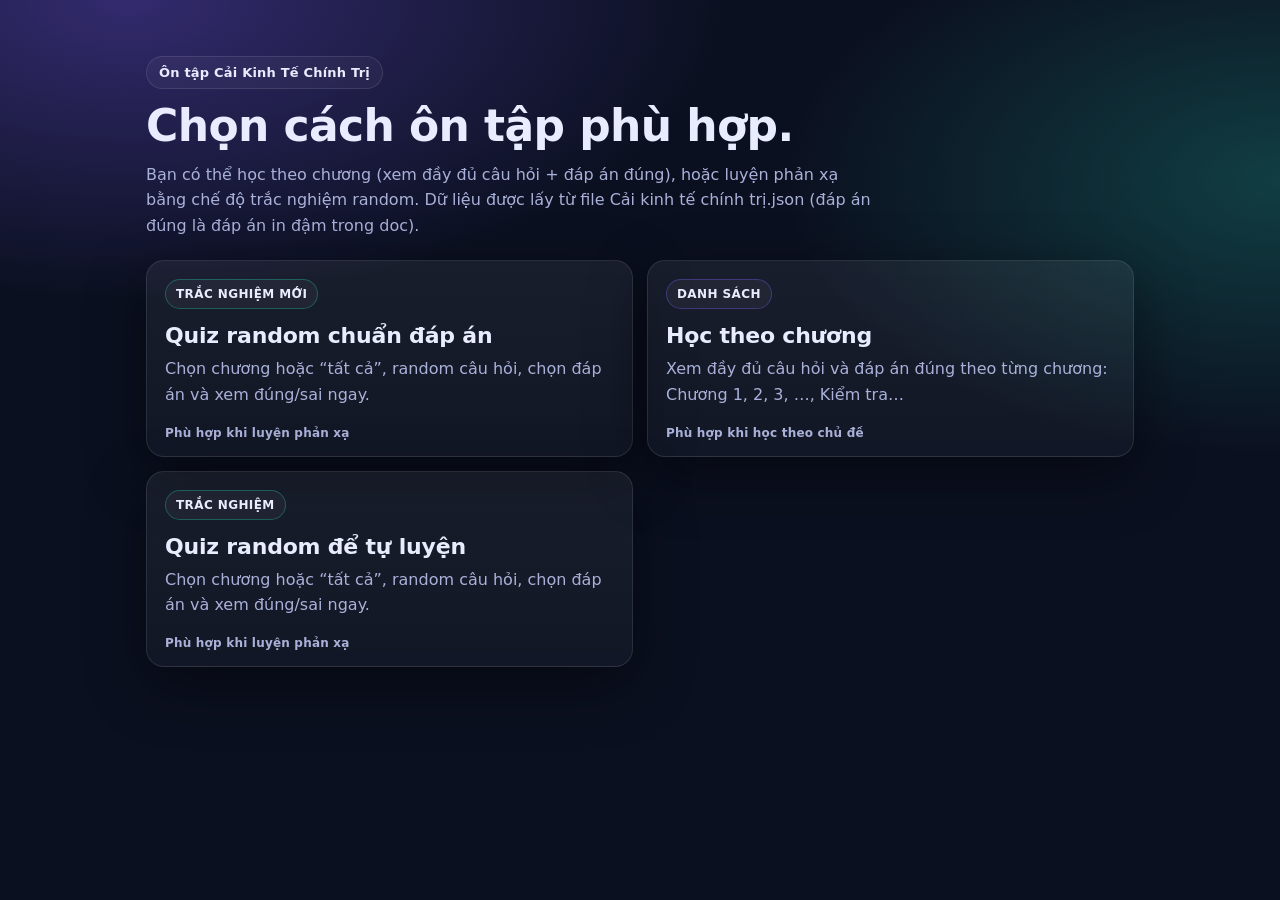
<file: index.html>
<!doctype html>
<html lang="vi">
  <head>
    <meta charset="utf-8" />
    <meta name="viewport" content="width=device-width,initial-scale=1" />
    <meta http-equiv="refresh" content="0; url=./ckktct_home.html" />
    <title>Ôn tập Cải Kinh Tế Chính Trị</title>
    <link rel="canonical" href="./ckktct_home.html" />
  </head>
  <body>
    <p>
      Nếu không tự chuyển hướng, mở
      <a href="./ckktct_home.html">ckktct_home.html</a>.
    </p>
  </body>
</html>
</file>
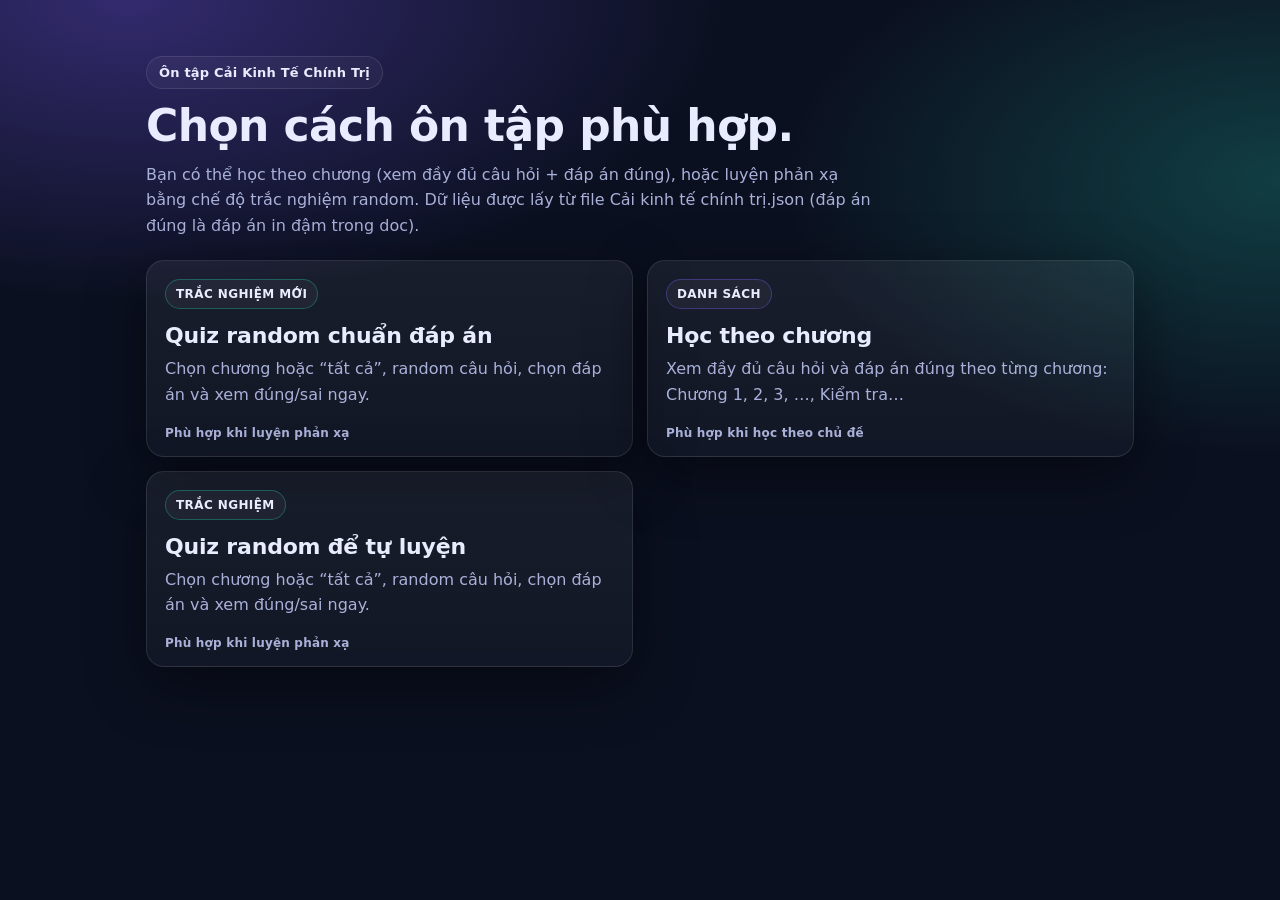
<file: ckktct_home.html>
<!doctype html>
<html lang="vi">
  <head>
    <meta charset="utf-8" />
    <meta name="viewport" content="width=device-width,initial-scale=1" />
    <title>Ôn tập Cải Kinh Tế Chính Trị</title>
    <link rel="stylesheet" href="./ckktct.css" />
  </head>
  <body>
    <main class="shell">
      <span class="badge">Ôn tập Cải Kinh Tế Chính Trị</span>
      <h1>Chọn cách ôn tập phù hợp.</h1>
      <p>
        Bạn có thể học theo chương (xem đầy đủ câu hỏi + đáp án đúng), hoặc luyện phản xạ bằng chế độ trắc nghiệm random.
        Dữ liệu được lấy từ file <span class="muted">Cải kinh tế chính trị.json</span> (đáp án đúng là đáp án in đậm trong doc).
      </p>

      <section class="grid">
        <a class="card" href="./newindex.html">
          <span class="card-kicker quiz">Trắc nghiệm mới </span>
          <h2>Quiz random chuẩn đáp án</h2>
          <p>Chọn chương hoặc “tất cả”, random câu hỏi, chọn đáp án và xem đúng/sai ngay.</p>
          <div class="meta">Phù hợp khi luyện phản xạ</div>
        </a>
        <a class="card" href="./ckktct_list.html">
          <span class="card-kicker list">Danh sách</span>
          <h2>Học theo chương</h2>
          <p>Xem đầy đủ câu hỏi và đáp án đúng theo từng chương: Chương 1, 2, 3, …, Kiểm tra…</p>
          <div class="meta">Phù hợp khi học theo chủ đề</div>
        </a>

        <a class="card" href="./ckktct_quiz.html">
          <span class="card-kicker quiz">Trắc nghiệm</span>
          <h2>Quiz random để tự luyện</h2>
          <p>Chọn chương hoặc “tất cả”, random câu hỏi, chọn đáp án và xem đúng/sai ngay.</p>
          <div class="meta">Phù hợp khi luyện phản xạ</div>
        </a>
      </section>
    </main>
  </body>
</html>
</file>
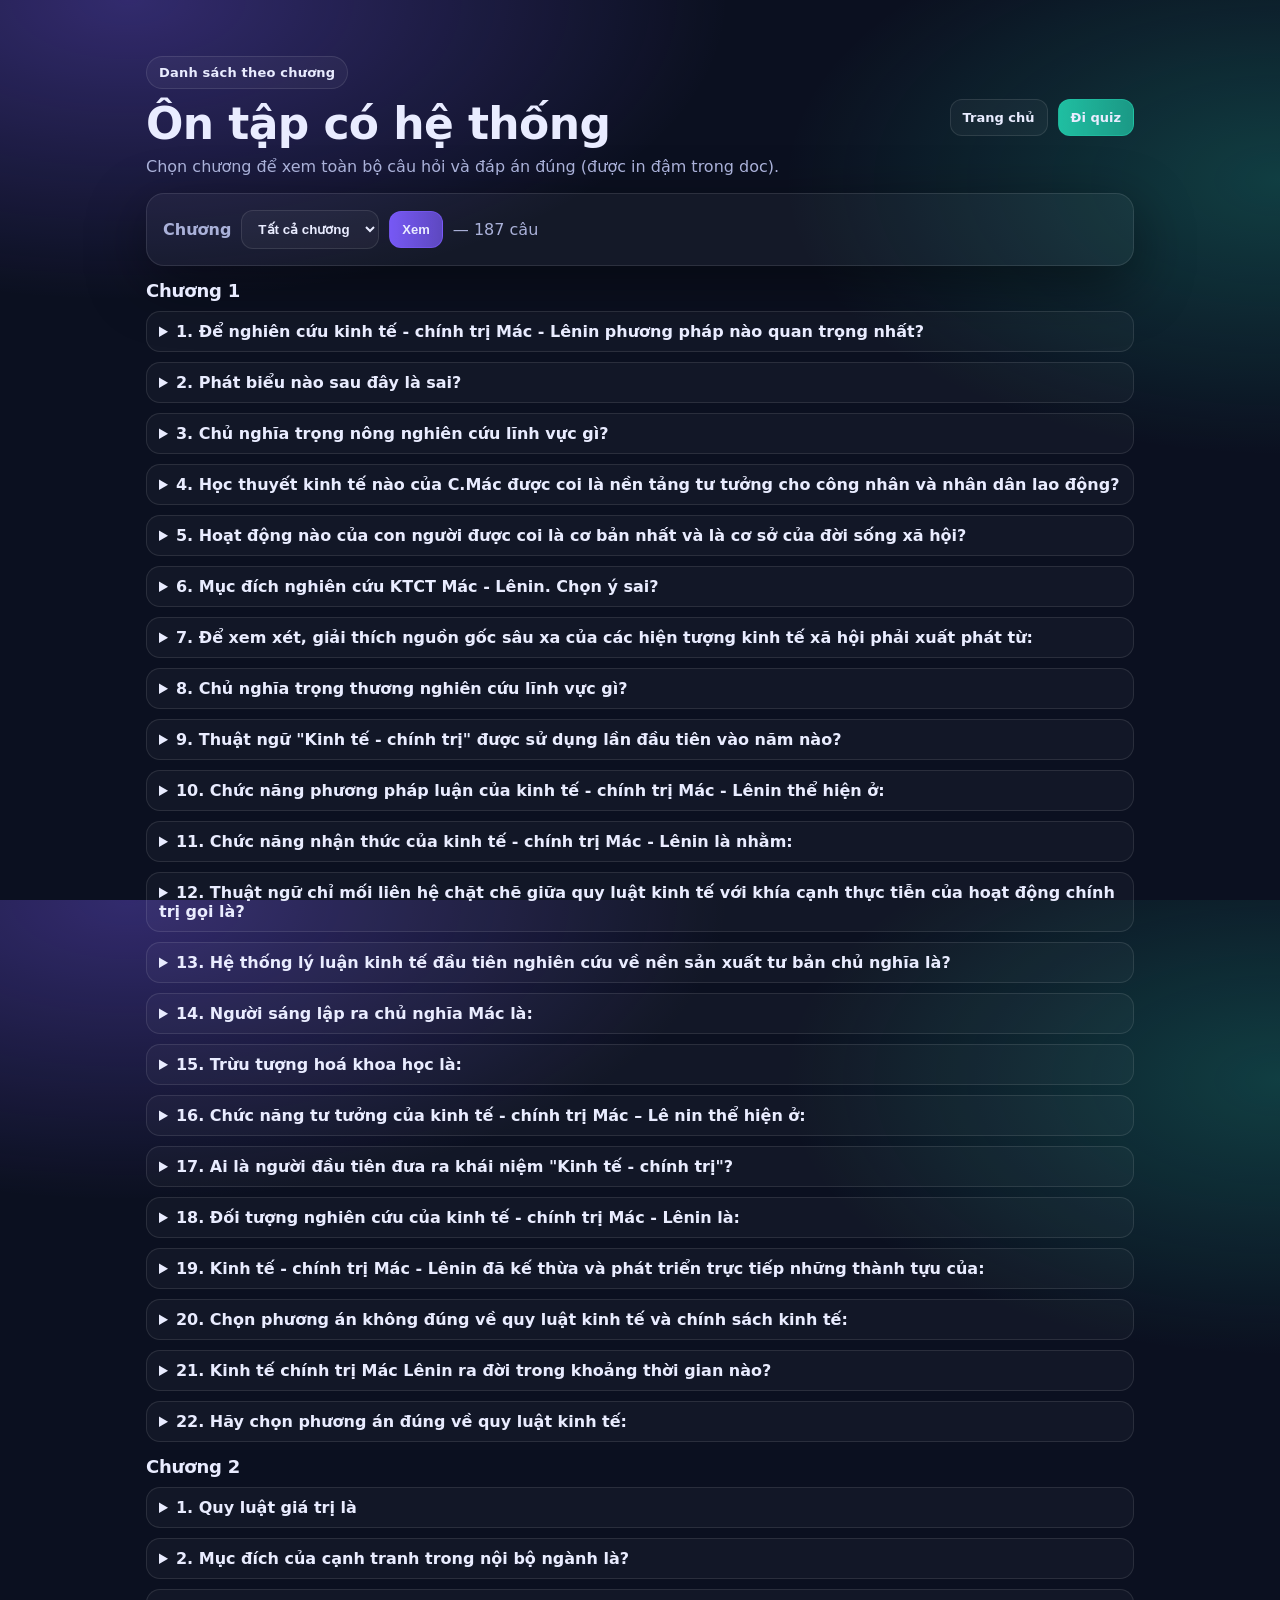
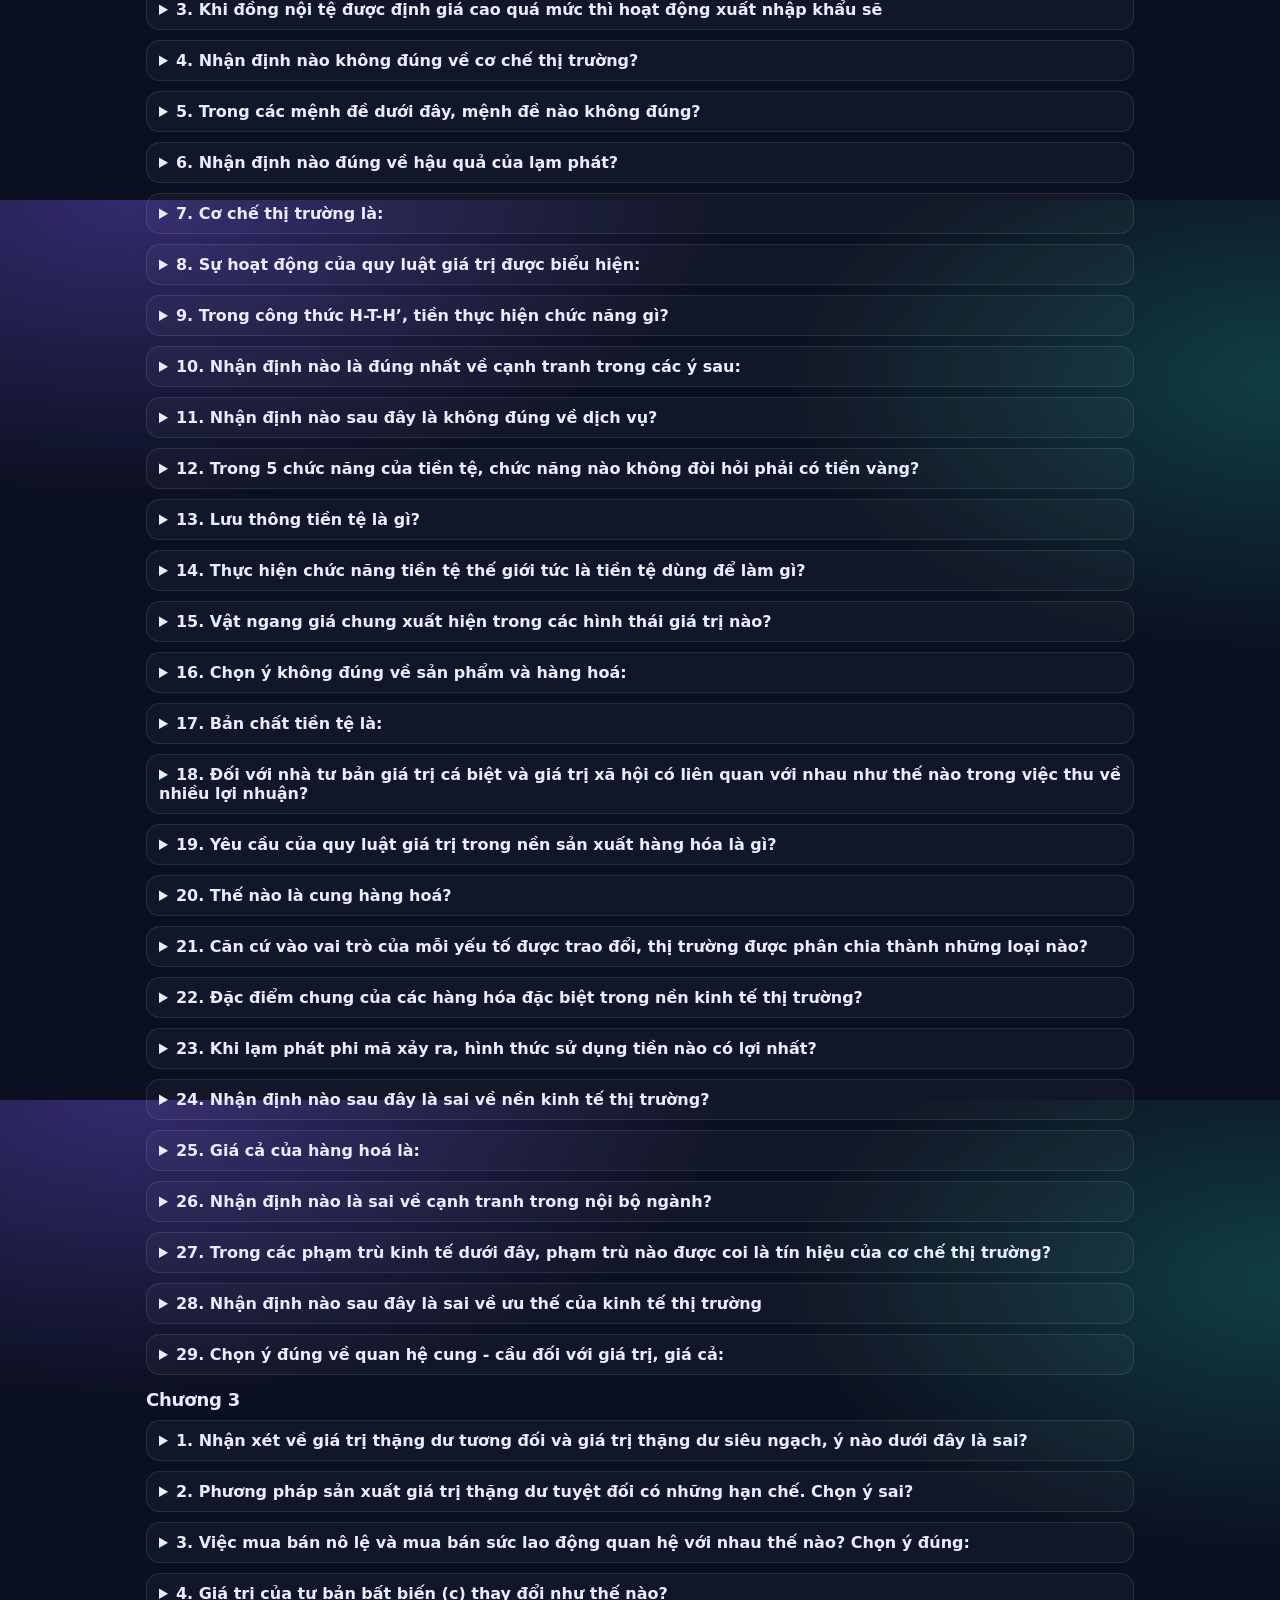
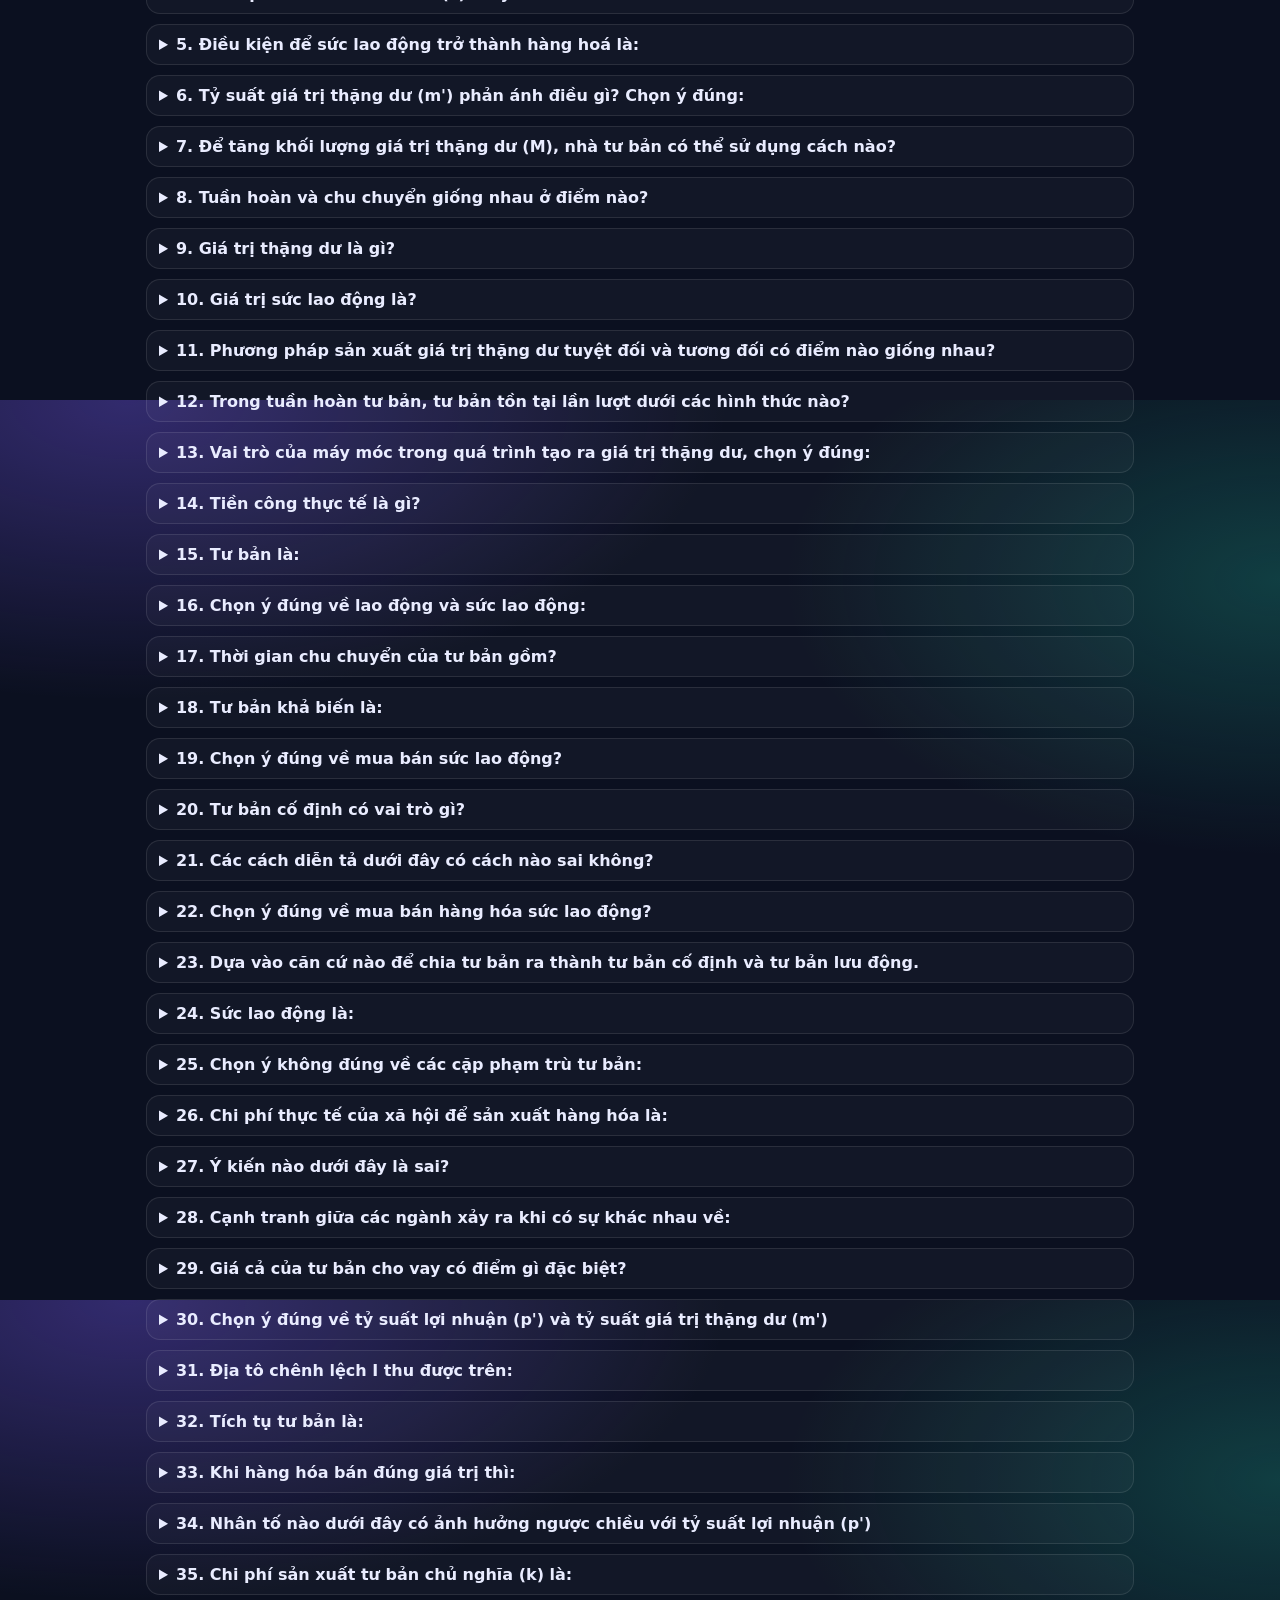
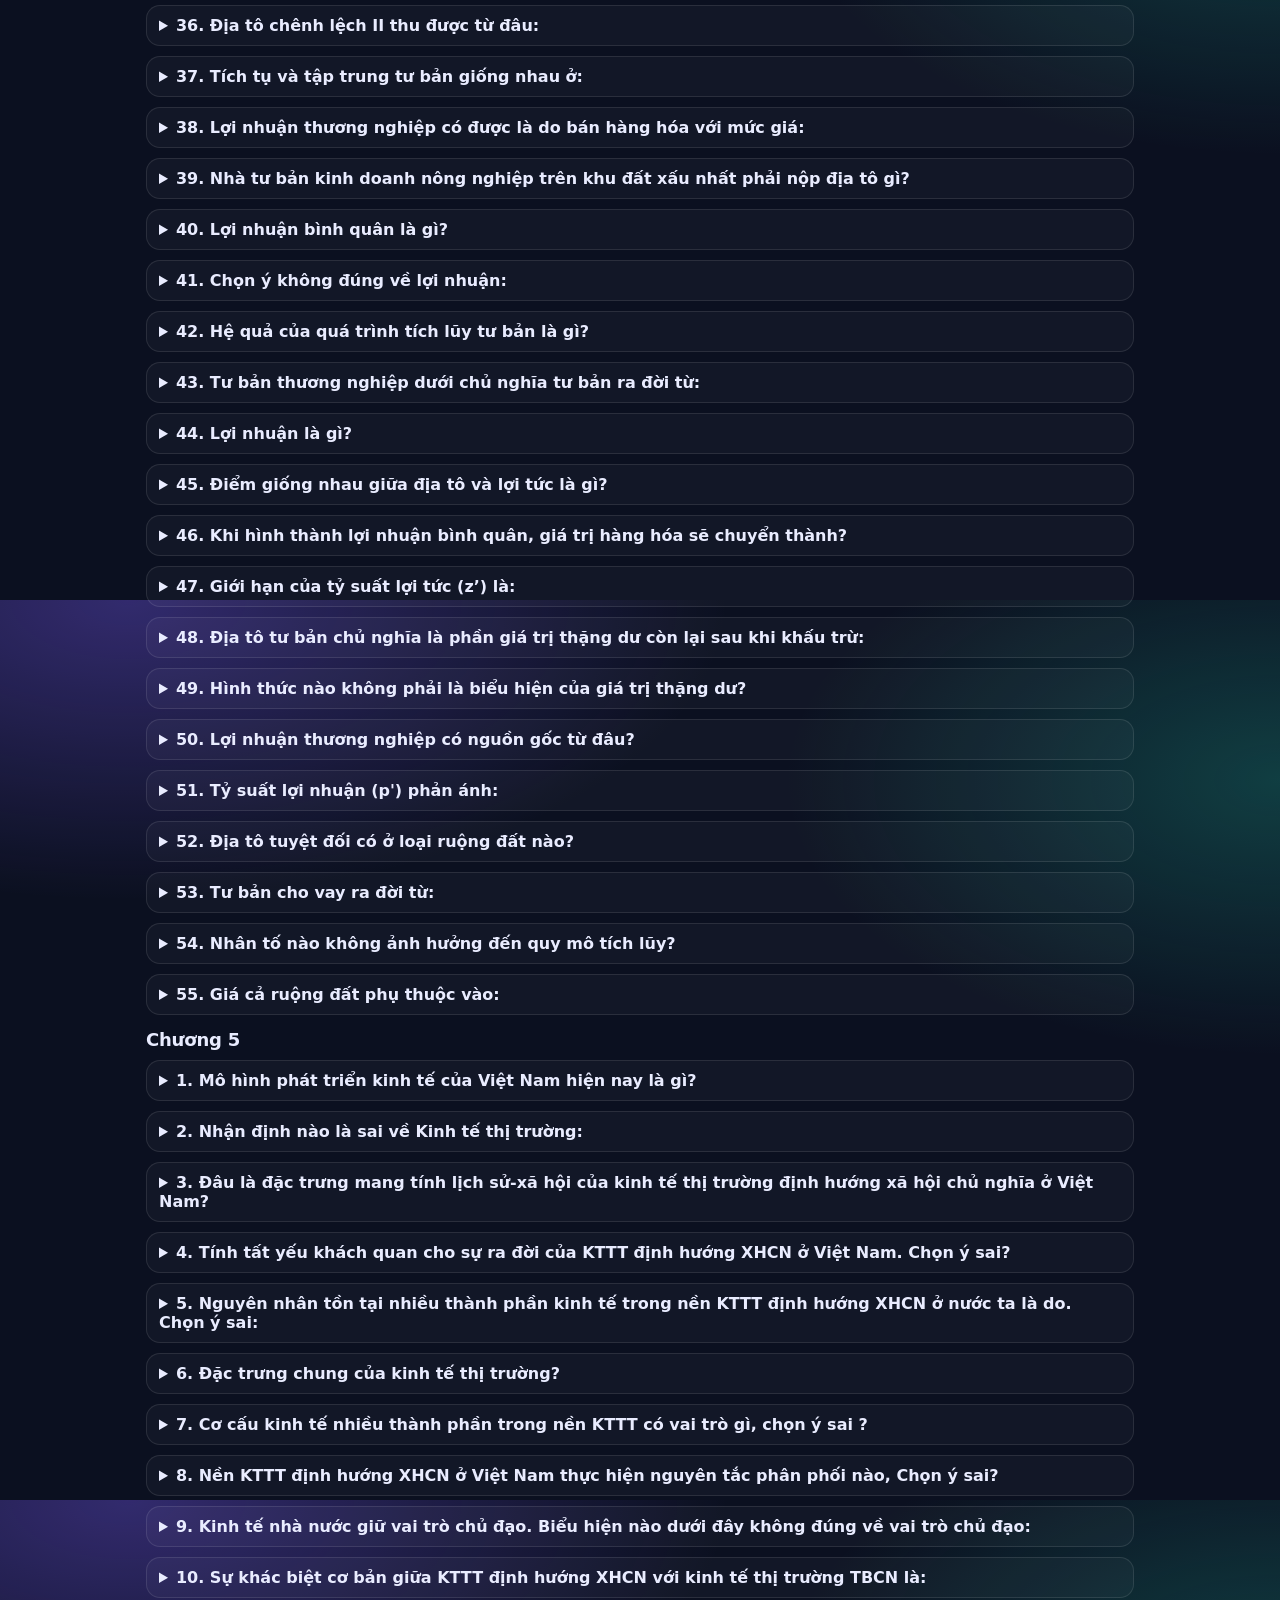
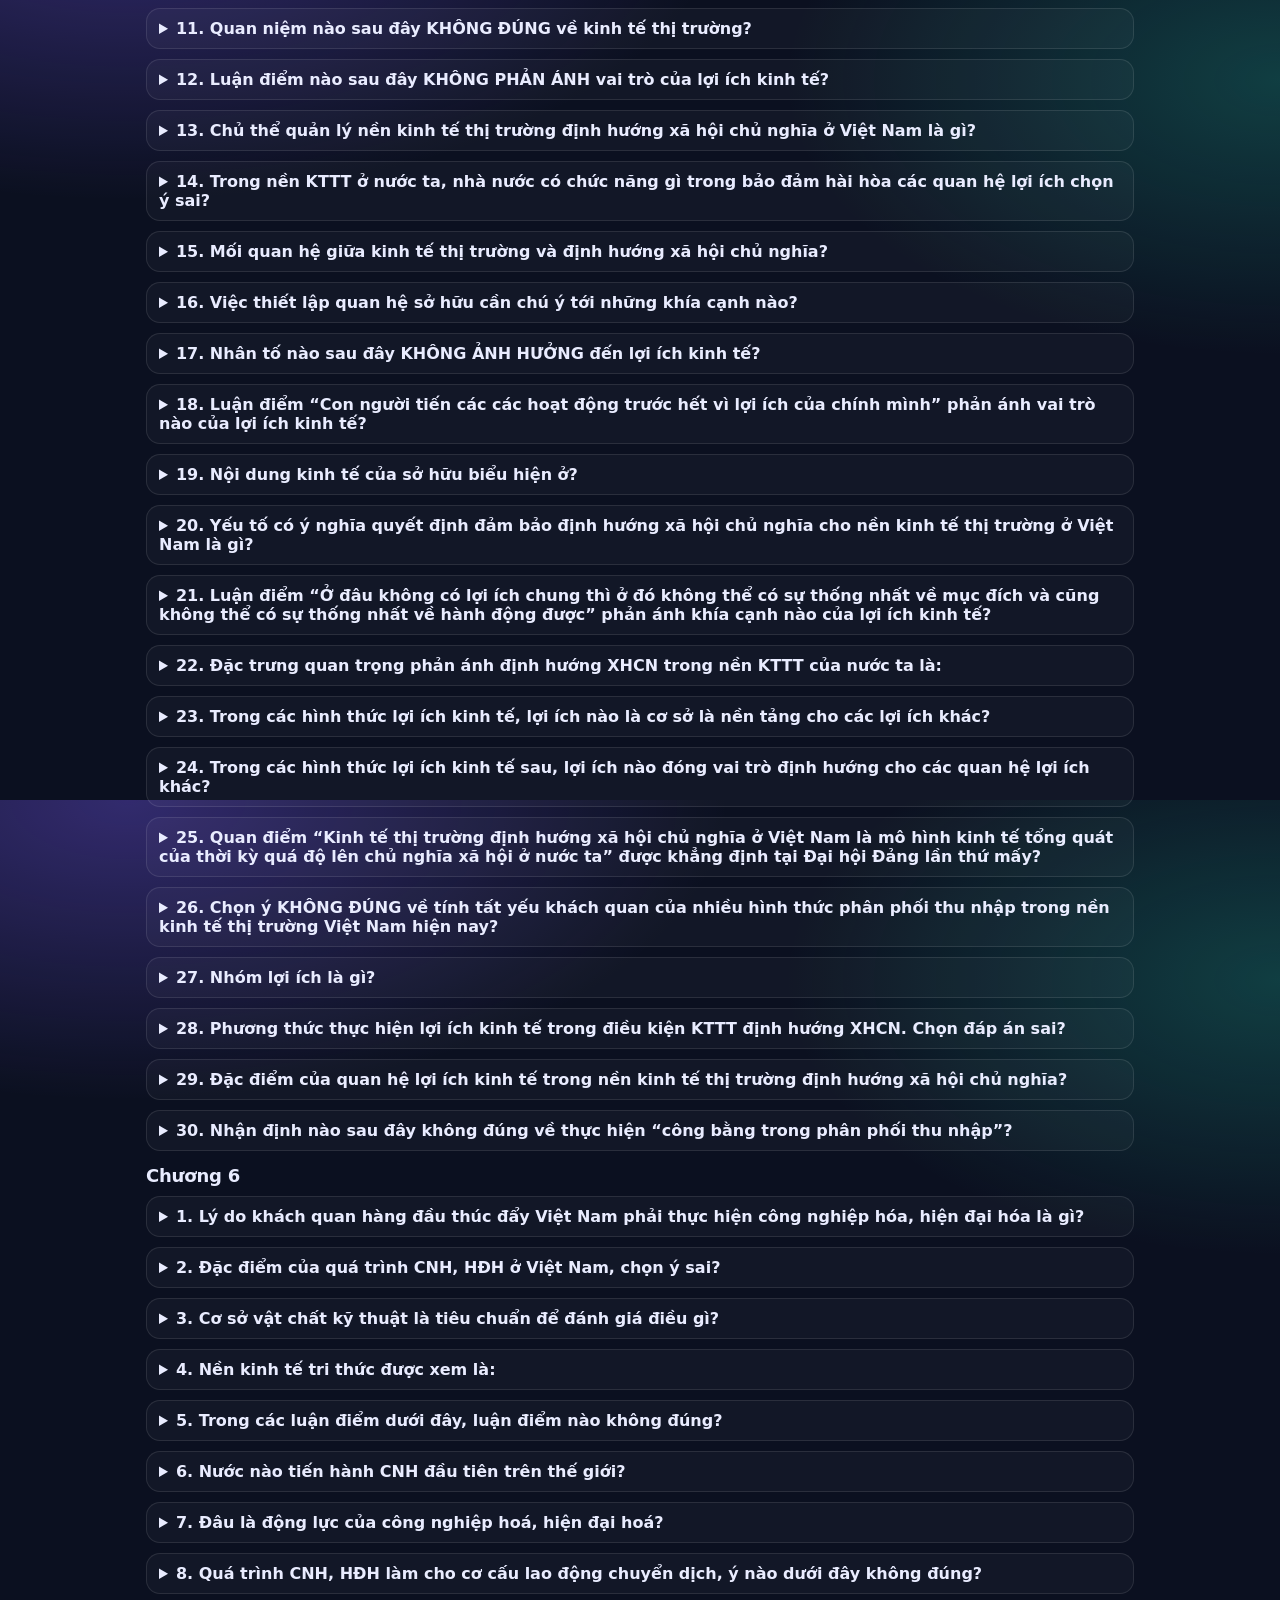
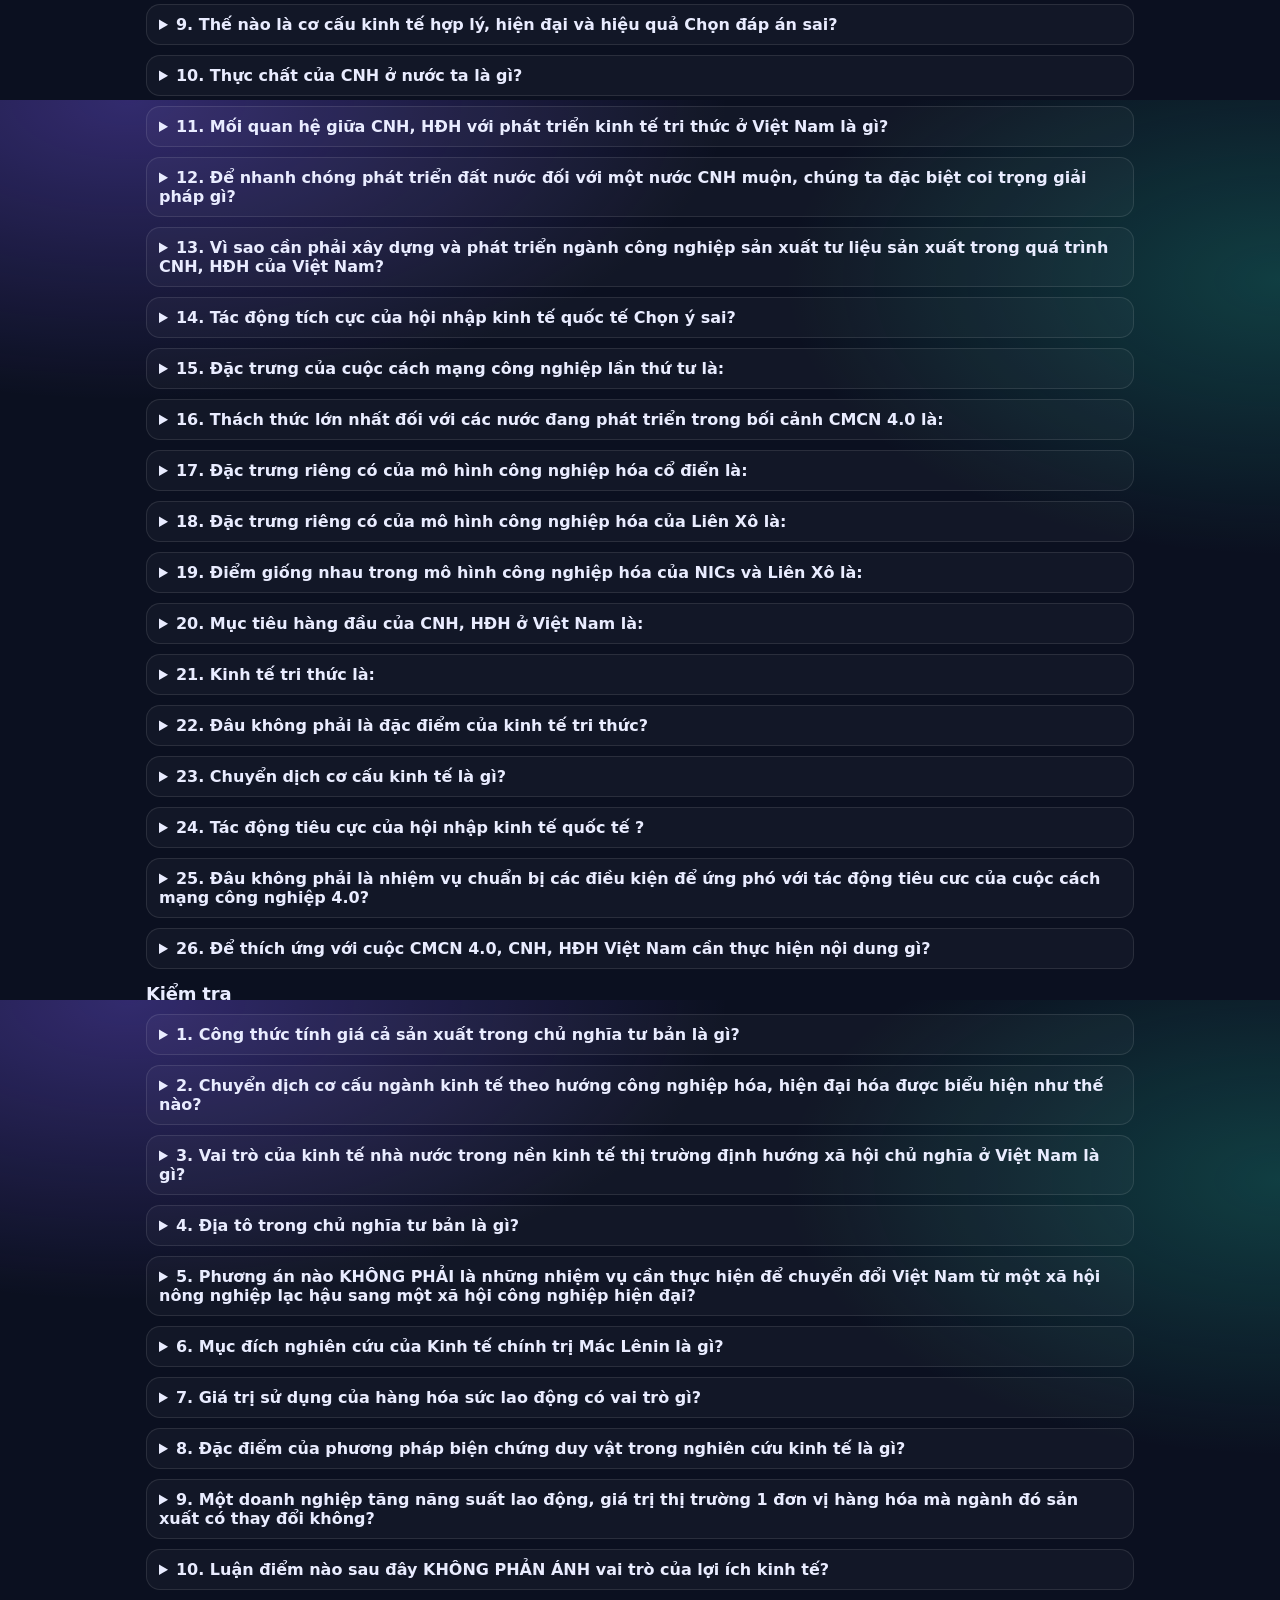
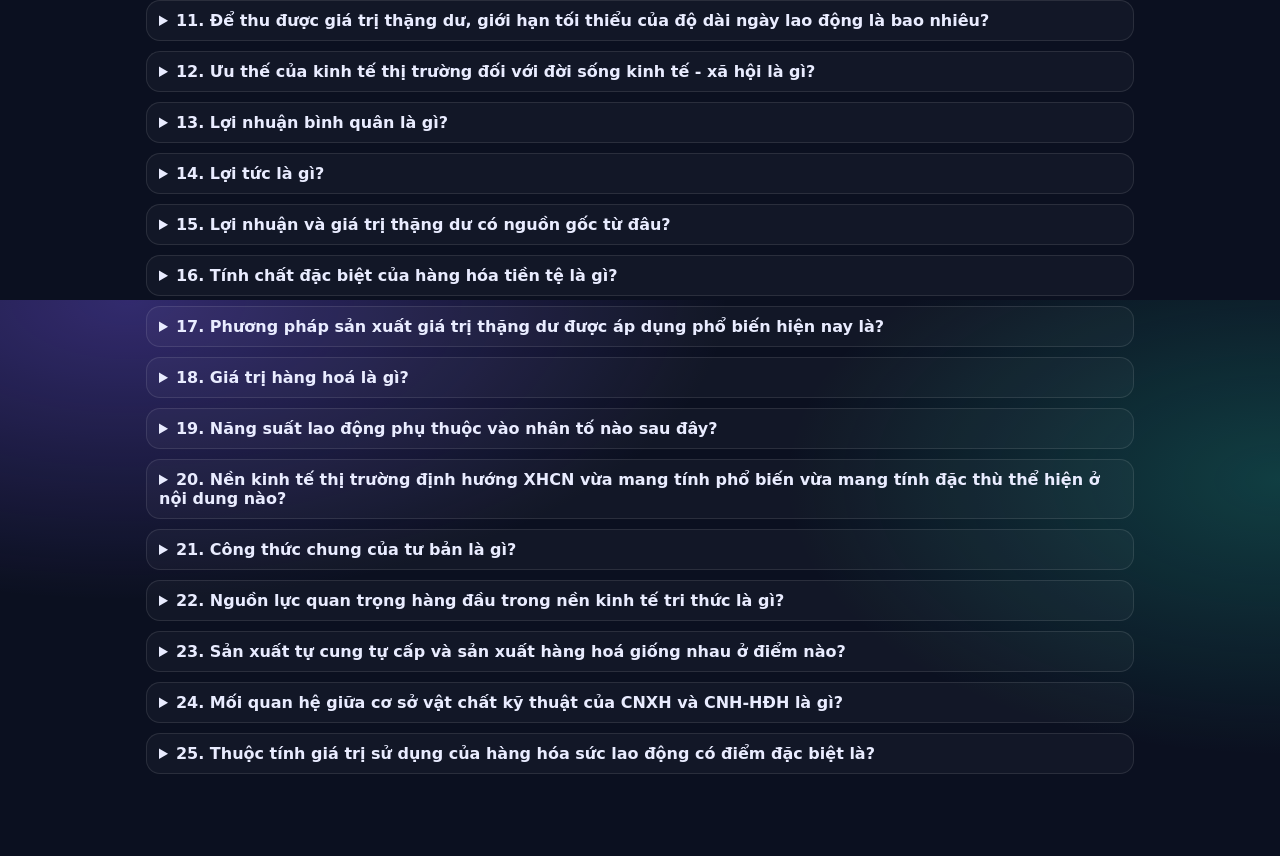
<file: ckktct_list.html>
<!doctype html>
<html lang="vi">
  <head>
    <meta charset="utf-8" />
    <meta name="viewport" content="width=device-width,initial-scale=1" />
    <title>Học theo chương | Cải Kinh Tế Chính Trị</title>
    <link rel="stylesheet" href="./ckktct.css" />
  </head>
  <body>
    <main class="shell">
      <div class="topbar">
        <div>
          <span class="badge">Danh sách theo chương</span>
          <h1 style="margin:12px 0 6px">Ôn tập có hệ thống</h1>
          <p style="margin:0">Chọn chương để xem toàn bộ câu hỏi và đáp án đúng (được in đậm trong doc).</p>
        </div>
        <div class="row">
          <a class="btn" href="./ckktct_home.html">Trang chủ</a>
          <a class="btn good" href="./ckktct_quiz.html">Đi quiz</a>
        </div>
      </div>

      <div class="panel">
        <div class="row">
          <label for="chapterSel" class="muted"><b>Chương</b></label>
          <select id="chapterSel"></select>
          <button class="btn primary" id="btnRender">Xem</button>
          <span class="muted" id="stats"></span>
        </div>
      </div>

      <div id="content"></div>
    </main>

    <script>
      const DATA_URL = "./Cải kinh tế chính trị.json";
      const chapterSel = document.getElementById("chapterSel");
      const btnRender = document.getElementById("btnRender");
      const content = document.getElementById("content");
      const stats = document.getElementById("stats");

      function escapeHtml(s) {
        return String(s)
          .replaceAll("&", "&amp;")
          .replaceAll("<", "&lt;")
          .replaceAll(">", "&gt;")
          .replaceAll('"', "&quot;")
          .replaceAll("'", "&#039;");
      }

      function uniqueChapters(items) {
        const map = new Map();
        for (const it of items) map.set(it.chapter, true);
        const chapters = Array.from(map.keys());
        const order = (c) => {
          const m = /chương\s*(\d+)/i.exec(c);
          if (m) return [0, Number(m[1])];
          if (/kiểm\s*tra/i.test(c)) return [1, 9999];
          return [2, 10000];
        };
        chapters.sort((a, b) => {
          const [ga, na] = order(a);
          const [gb, nb] = order(b);
          if (ga !== gb) return ga - gb;
          if (na !== nb) return na - nb;
          return a.localeCompare(b, "vi");
        });
        return chapters;
      }

      function getCorrectText(q) {
        const correct = (q.choices || []).filter((c) => c.isCorrect);
        if (correct.length === 0) return "<span class='muted'>(không xác định)</span>";
        if (correct.length === 1) return `<b>${escapeHtml(correct[0].label)}.</b> ${escapeHtml(correct[0].text)}`;
        return correct.map((c) => `<b>${escapeHtml(c.label)}.</b> ${escapeHtml(c.text)}`).join("<br/>");
      }

      function renderChapter(chapter, items) {
        const list = items.filter((x) => x.chapter === chapter);
        stats.innerHTML = `— ${list.length} câu`;
        content.innerHTML = `
          <div class="chapter-group">
            <h3>${escapeHtml(chapter)}</h3>
            ${list
              .map((q, idx) => {
                const num = idx + 1;
                return `
                  <details>
                    <summary>${num}. ${escapeHtml(q.question)}</summary>
                    <div class="hr"></div>
                    <div class="muted"><b>Đáp án đúng</b></div>
                    <div style="margin-top:6px">${getCorrectText(q)}</div>
                    <div class="hr"></div>
                    <div class="muted"><b>Tất cả đáp án</b></div>
                    <div style="margin-top:6px">
                      ${(q.choices || [])
                        .map((c) => {
                          const tag = c.isCorrect ? " <span class='muted'>(đúng)</span>" : "";
                          return `<div><b>${escapeHtml(c.label)}.</b> ${escapeHtml(c.text)}${tag}</div>`;
                        })
                        .join("")}
                    </div>
                  </details>
                `;
              })
              .join("")}
          </div>
        `;
      }

      async function init() {
        const res = await fetch(DATA_URL, { cache: "no-store" });
        if (!res.ok) throw new Error("Không load được JSON: " + res.status);
        const items = await res.json();

        const chapters = uniqueChapters(items);
        chapterSel.innerHTML =
          `<option value="__all__">Tất cả chương</option>` +
          chapters.map((c) => `<option value="${escapeHtml(c)}">${escapeHtml(c)}</option>`).join("");

        const saved = localStorage.getItem("ckktct.chapter") || "__all__";
        chapterSel.value = saved;

        function render() {
          localStorage.setItem("ckktct.chapter", chapterSel.value);
          content.innerHTML = "";
          stats.textContent = "";
          if (chapterSel.value === "__all__") {
            const allCount = items.length;
            stats.innerHTML = `— ${allCount} câu`;
            for (const c of chapters) {
              const block = document.createElement("div");
              block.innerHTML = `<div class="chapter-group"><h3>${escapeHtml(c)}</h3></div>`;
              content.appendChild(block);
              // Render each chapter as compact list with details
              const list = items.filter((x) => x.chapter === c);
              const holder = document.createElement("div");
              holder.innerHTML = list
                .map((q, idx) => {
                  const num = idx + 1;
                  return `
                    <details>
                      <summary>${num}. ${escapeHtml(q.question)}</summary>
                      <div class="hr"></div>
                      <div class="muted"><b>Đáp án đúng</b></div>
                      <div style="margin-top:6px">${getCorrectText(q)}</div>
                    </details>
                  `;
                })
                .join("");
              content.appendChild(holder);
            }
          } else {
            renderChapter(chapterSel.value, items);
          }
        }

        btnRender.addEventListener("click", render);
        chapterSel.addEventListener("change", render);
        render();
      }

      init().catch((e) => {
        content.innerHTML = `<div class="panel"><b>Lỗi:</b> ${escapeHtml(e.message)}<div class="hr"></div><div class="muted">Gợi ý: chạy server local: <code>py -m http.server 5500</code></div></div>`;
      });
    </script>
  </body>
</html>
</file>
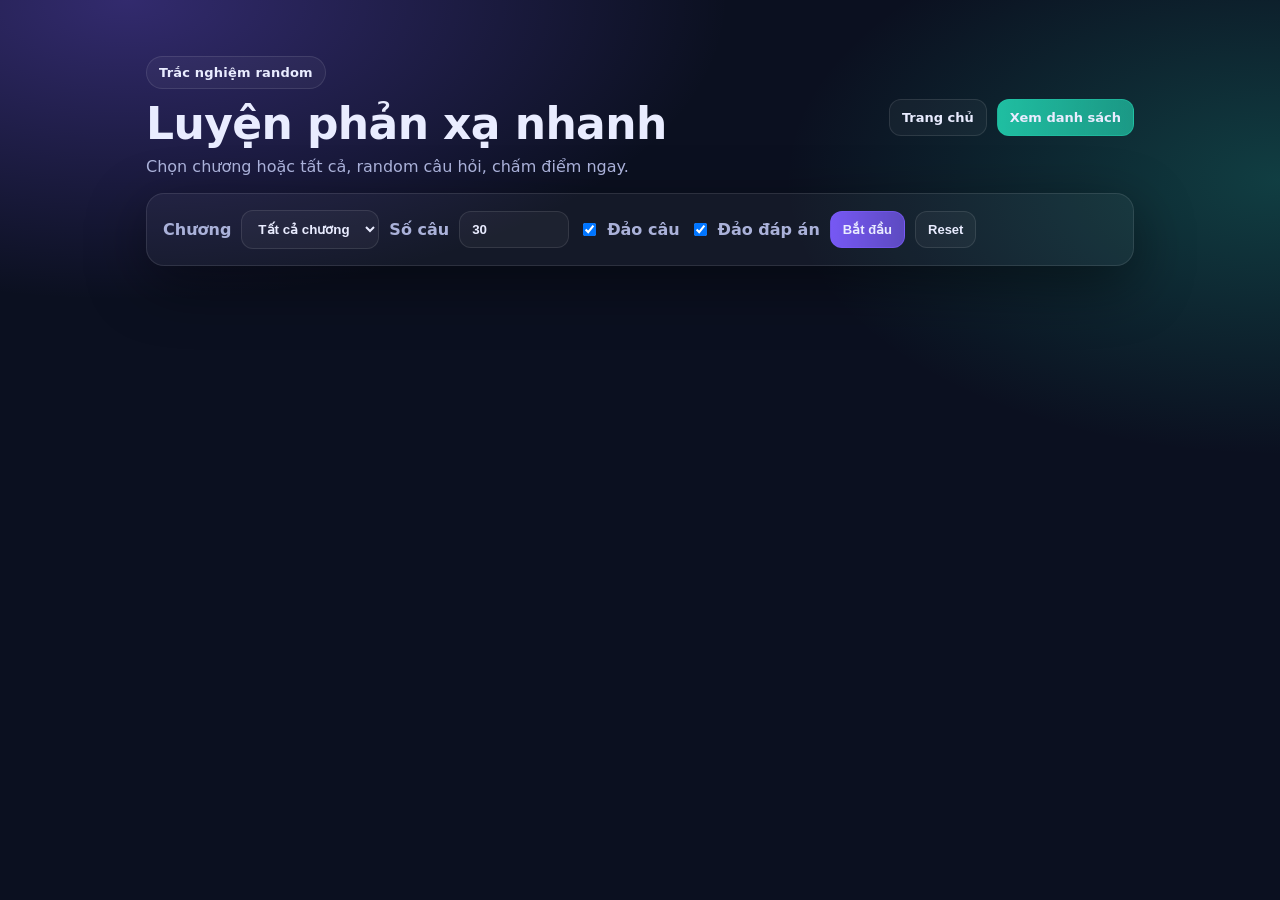
<file: ckktct_quiz.html>
<!doctype html>
<html lang="vi">
  <head>
    <meta charset="utf-8" />
    <meta name="viewport" content="width=device-width,initial-scale=1" />
    <title>Quiz random | Cải Kinh Tế Chính Trị</title>
    <link rel="stylesheet" href="./ckktct.css" />
  </head>
  <body>
    <main class="shell">
      <div class="topbar">
        <div>
          <span class="badge">Trắc nghiệm random</span>
          <h1 style="margin:12px 0 6px">Luyện phản xạ nhanh</h1>
          <p style="margin:0">Chọn chương hoặc tất cả, random câu hỏi, chấm điểm ngay.</p>
        </div>
        <div class="row">
          <a class="btn" href="./ckktct_home.html">Trang chủ</a>
          <a class="btn good" href="./ckktct_list.html">Xem danh sách</a>
        </div>
      </div>

      <div class="panel">
        <div class="row">
          <label for="chapterSel" class="muted"><b>Chương</b></label>
          <select id="chapterSel"></select>
          <label for="countSel" class="muted"><b>Số câu</b></label>
          <input id="countSel" type="number" min="1" value="10" style="width:110px" />
          <label class="muted" style="display:inline-flex;align-items:center;gap:8px">
            <input type="checkbox" id="chkShuffleQ" checked />
            <b>Đảo câu</b>
          </label>
          <label class="muted" style="display:inline-flex;align-items:center;gap:8px">
            <input type="checkbox" id="chkShuffleA" checked />
            <b>Đảo đáp án</b>
          </label>
          <button class="btn primary" id="btnStart">Bắt đầu</button>
          <button class="btn" id="btnReset">Reset</button>
          <span class="muted" id="stats"></span>
        </div>
      </div>

      <div id="quiz"></div>
    </main>

    <script>
      const DATA_URL = "./Cải kinh tế chính trị.json";
      const chapterSel = document.getElementById("chapterSel");
      const countSel = document.getElementById("countSel");
      const btnStart = document.getElementById("btnStart");
      const btnReset = document.getElementById("btnReset");
      const quiz = document.getElementById("quiz");
      const stats = document.getElementById("stats");
      const chkShuffleQ = document.getElementById("chkShuffleQ");
      const chkShuffleA = document.getElementById("chkShuffleA");

      function escapeHtml(s) {
        return String(s)
          .replaceAll("&", "&amp;")
          .replaceAll("<", "&lt;")
          .replaceAll(">", "&gt;")
          .replaceAll('"', "&quot;")
          .replaceAll("'", "&#039;");
      }

      function uniqueChapters(items) {
        const map = new Map();
        for (const it of items) map.set(it.chapter, true);
        const chapters = Array.from(map.keys());
        const order = (c) => {
          const m = /chương\s*(\d+)/i.exec(c);
          if (m) return [0, Number(m[1])];
          if (/kiểm\s*tra/i.test(c)) return [1, 9999];
          return [2, 10000];
        };
        chapters.sort((a, b) => {
          const [ga, na] = order(a);
          const [gb, nb] = order(b);
          if (ga !== gb) return ga - gb;
          if (na !== nb) return na - nb;
          return a.localeCompare(b, "vi");
        });
        return chapters;
      }

      function shuffle(arr) {
        const a = arr.slice();
        for (let i = a.length - 1; i > 0; i--) {
          const j = Math.floor(Math.random() * (i + 1));
          [a[i], a[j]] = [a[j], a[i]];
        }
        return a;
      }

      function relabelChoices(choices) {
        // Re-label as A, B, C, ... after shuffling for a consistent UX.
        const A = "A".charCodeAt(0);
        return choices.map((c, i) => ({
          ...c,
          label: String.fromCharCode(A + i),
        }));
      }

      function pickRandom(arr, n) {
        return shuffle(arr).slice(0, Math.max(0, Math.min(n, arr.length)));
      }

      function weightedPickForAllChapters(allItems, n) {

        const pools = {
          c1: allItems.filter((x) => x.chapter === "Chương 1"),
          c3: allItems.filter((x) => x.chapter === "Chương 3"),
          c5: allItems.filter((x) => x.chapter === "Chương 5"),
          c6: allItems.filter((x) => x.chapter === "Chương 6"),
        };

        const target56 = Math.round(n * 0.7);
        const target13 = n - target56;

        const target5 = Math.floor(target56 / 2);
        const target6 = target56 - target5;
        const target1 = Math.floor(target13 / 2);
        const target3 = target13 - target1;

        const take = (arr, k) => shuffle(arr).slice(0, Math.max(0, Math.min(k, arr.length)));
        let picked = []
          .concat(take(pools.c5, target5))
          .concat(take(pools.c6, target6))
          .concat(take(pools.c1, target1))
          .concat(take(pools.c3, target3));

        // Dedupe (just in case)
        const seen = new Set();
        picked = picked.filter((q) => (seen.has(q.uid) ? false : (seen.add(q.uid), true)));

        // If any pool is short, fill from remaining items (prefer 5/6 first, then 1/3, then all)
        const remaining = allItems.filter((q) => !seen.has(q.uid));
        if (picked.length < n) {
          const prefer = []
            .concat(remaining.filter((x) => x.chapter === "Chương 5" || x.chapter === "Chương 6"))
            .concat(remaining.filter((x) => x.chapter === "Chương 1" || x.chapter === "Chương 3"))
            .concat(remaining);
          const fill = take(prefer, n - picked.length);
          for (const q of fill) {
            if (!seen.has(q.uid)) {
              seen.add(q.uid);
              picked.push(q);
              if (picked.length >= n) break;
            }
          }
        }

        return picked.slice(0, n);
      }

      function getCorrectLabels(q) {
        return (q.choices || []).filter((c) => c.isCorrect).map((c) => c.label);
      }

      function getSessionQuestion(q, state) {
        // Apply per-session answer shuffling while keeping correctness.
        if (!state.shuffleAnswers) return q;
        if (!state.sessionChoices[q.uid]) {
          const shuffled = relabelChoices(shuffle((q.choices || []).slice()));
          state.sessionChoices[q.uid] = shuffled;
        }
        return { ...q, choices: state.sessionChoices[q.uid] };
      }

      function getResultFor(q, state) {
        const qq = getSessionQuestion(q, state);
        const correct = new Set(getCorrectLabels(qq));
        const selected = state.selected[q.uid];
        const graded = state.graded[q.uid] === true;
        if (!graded) return { status: "ungraded", selected };
        if (correct.size !== 1) return { status: "unscored", selected };
        return { status: correct.has(selected) ? "correct" : "wrong", selected };
      }

      function wrongStoreKey(chapter) {
        return `ckktct.wrongs.${chapter || "__all__"}`;
      }

      function loadWrongs(chapter) {
        try {
          const raw = localStorage.getItem(wrongStoreKey(chapter));
          const arr = raw ? JSON.parse(raw) : [];
          return Array.isArray(arr) ? arr : [];
        } catch {
          return [];
        }
      }

      function saveWrongs(chapter, uids) {
        const uniq = Array.from(new Set(uids));
        localStorage.setItem(wrongStoreKey(chapter), JSON.stringify(uniq));
      }

      function renderQuestionCard(q, idx, total, state) {
        const qq = getSessionQuestion(q, state);
        const choices = qq.choices || [];
        const correct = new Set(getCorrectLabels(qq));
        const selected = state.selected[q.uid];
        const revealed = state.revealed[q.uid] === true;
        const feedback = state.feedback[q.uid] || "";

        stats.innerHTML = `— Câu ${idx + 1}/${total} • Đúng: <b>${state.score}</b>`;

        quiz.innerHTML = `
          <div class="qcard">
            <div class="muted"><b>${escapeHtml(q.chapter)}</b></div>
            <div class="qtitle" style="margin-top:6px">${escapeHtml(q.question)}</div>
            <div class="choices">
              ${choices
                .map((c) => {
                  const checked = selected === c.label ? "checked" : "";
                  let cls = "choice";
                  if (revealed) {
                    if (c.isCorrect) cls += " correct";
                    else if (selected === c.label && !c.isCorrect) cls += " wrong";
                  }
                  return `
                    <label class="${cls}">
                      <input type="radio" name="ans" value="${escapeHtml(c.label)}" ${checked}/>
                      <div><b>${escapeHtml(c.label)}.</b> ${escapeHtml(c.text)}</div>
                    </label>
                  `;
                })
                .join("")}
            </div>
            <div class="hr"></div>
            <div class="row">
              <button class="btn good" id="btnCheck" ${selected == null ? "disabled" : ""}>Chấm</button>
              <button class="btn" id="btnNext">${idx + 1 === total ? "Kết thúc" : "Câu tiếp"}</button>
              <span class="muted" id="msg">${feedback}</span>
            </div>
          </div>
        `;

        quiz.querySelectorAll('input[name="ans"]').forEach((el) => {
          el.addEventListener("change", (ev) => {
            state.selected[q.uid] = ev.target.value;
            // Re-render to enable "Chấm" immediately
            renderQuestionCard(q, idx, total, state);
          });
        });

        document.getElementById("btnCheck").addEventListener("click", () => {
          state.revealed[q.uid] = true;
          const sel = state.selected[q.uid];
          const cset = new Set(getCorrectLabels(getSessionQuestion(q, state)));
          if (cset.size !== 1) {
            state.feedback[q.uid] = `<span class="muted">Câu này không có đúng 1 đáp án đúng (không chấm điểm).</span>`;
          } else if (cset.has(sel)) {
            if (!state.graded[q.uid]) {
              state.score += 1;
              state.graded[q.uid] = true;
            }
            state.feedback[q.uid] = `<span style="color:var(--accent2)"><b>Đúng</b></span>`;
          } else {
            if (!state.graded[q.uid]) state.graded[q.uid] = true;
            state.feedback[q.uid] = `<span style="color:var(--danger)"><b>Sai</b></span>`;
          }
          renderQuestionCard(q, idx, total, state);
        });

        document.getElementById("btnNext").addEventListener("click", () => {
          state.idx += 1;
          if (state.idx >= total) {
            renderDone(total, state);
          } else {
            renderQuestionCard(state.questions[state.idx], state.idx, total, state);
          }
        });
      }

      function renderDone(total, state) {
        const chapter = state.chapter || "__all__";

        function gradeAll() {
          // Recompute score from scratch to avoid double-counting
          state.score = 0;
          for (const q of state.questions) {
            const uid = q.uid;
            const sel = state.selected[uid];
            const cset = new Set(getCorrectLabels(getSessionQuestion(q, state)));

            // Mark revealed if user interacted (selected) so review can highlight.
            if (sel != null) state.revealed[uid] = true;

            if (sel == null) {
              // leave ungraded
              continue;
            }

            // Always mark graded when user selected (even if unscored).
            state.graded[uid] = true;

            if (cset.size !== 1) {
              state.feedback[uid] = `<span class="muted">Câu này không có đúng 1 đáp án đúng (không chấm điểm).</span>`;
              continue;
            }

            if (cset.has(sel)) {
              state.score += 1;
              state.feedback[uid] = `<span style="color:var(--accent2)"><b>Đúng</b></span>`;
            } else {
              state.feedback[uid] = `<span style="color:var(--danger)"><b>Sai</b></span>`;
            }
          }
        }

        const results = state.questions.map((q) => ({ q, r: getResultFor(q, state) }));
        const wrongs = results.filter((x) => x.r.status === "wrong").map((x) => x.q.uid);
        const corrects = results.filter((x) => x.r.status === "correct").length;
        const ungraded = results.filter((x) => x.r.status === "ungraded").length;
        const unscored = results.filter((x) => x.r.status === "unscored").length;

        // persist wrong questions to localStorage (append + dedupe)
        const prev = loadWrongs(chapter);
        saveWrongs(chapter, prev.concat(wrongs));

        function renderList(filter) {
          const filtered =
            filter === "all"
              ? results
              : results.filter((x) => (filter === "correct" ? x.r.status === "correct" : filter === "wrong" ? x.r.status === "wrong" : x.r.status === "ungraded" || x.r.status === "unscored"));

          return filtered
            .map(({ q, r }, i) => {
              const qq = getSessionQuestion(q, state);
              const correctLabels = getCorrectLabels(qq);
              const correctText =
                correctLabels.length === 0
                  ? "<span class='muted'>(không xác định)</span>"
                  : correctLabels.map((lb) => {
                      const c = (qq.choices || []).find((x) => x.label === lb);
                      return `<div><b>${escapeHtml(lb)}.</b> ${escapeHtml(c ? c.text : "")}</div>`;
                    }).join("");

              const selChoice = r.selected ? (qq.choices || []).find((x) => x.label === r.selected) : null;
              const sel = r.selected
                ? `<b>${escapeHtml(r.selected)}.</b> ${selChoice && selChoice.text ? escapeHtml(selChoice.text) : ""}`
                : "<span class='muted'>(chưa chọn)</span>";
              const tag =
                r.status === "correct"
                  ? `<span style="color:var(--accent2)"><b>Đúng</b></span>`
                  : r.status === "wrong"
                  ? `<span style="color:var(--danger)"><b>Sai</b></span>`
                  : `<span class="muted"><b>Chưa chấm</b></span>`;

              return `
                <details>
                  <summary>${i + 1}. ${escapeHtml(q.question)} — ${tag}</summary>
                  <div class="hr"></div>
                  <div class="muted"><b>Bạn chọn</b></div>
                  <div style="margin-top:6px">${sel}</div>
                  <div class="hr"></div>
                  <div class="muted"><b>Đáp án đúng</b></div>
                  <div style="margin-top:6px">${correctText}</div>
                </details>
              `;
            })
            .join("");
        }

        quiz.innerHTML = `
          <div class="panel">
            <div class="qtitle">Hoàn thành</div>
            <p style="margin-top:8px">
              Điểm: <b>${state.score}</b> / ${total}
              <span class="muted">(chỉ chấm câu có đúng 1 đáp án đúng)</span>
            </p>
            <div class="row muted" style="margin-top:8px">
              <span><b>Đúng:</b> ${corrects}</span>
              <span><b>Sai:</b> ${wrongs.length}</span>
              <span><b>Chưa chấm:</b> ${ungraded + unscored}</span>
            </div>
            <div class="row" style="margin-top:12px">
              <button class="btn primary" id="btnAgain">Làm bộ khác</button>
              <button class="btn good" id="btnGradeAll">Chấm tất cả</button>
              <button class="btn" id="btnRetryWrong" ${wrongs.length === 0 ? "disabled" : ""}>Làm lại câu sai</button>
              <a class="btn" href="./ckktct_list.html">Xem danh sách</a>
            </div>
            <div class="hr"></div>
            <div class="row">
              <label class="muted"><b>Lọc</b></label>
              <select id="filterSel">
                <option value="all">Tất cả</option>
                <option value="wrong">Sai</option>
                <option value="correct">Đúng</option>
                <option value="ungraded">Chưa chấm</option>
              </select>
              <span class="muted">• Câu sai được lưu lại để làm lại lần sau.</span>
            </div>
          </div>
          <div class="chapter-group" id="reviewList" style="margin-top:12px"></div>
        `;

        stats.innerHTML = `— Hoàn thành • Đúng: <b>${state.score}</b>`;

        const reviewList = document.getElementById("reviewList");
        const filterSel = document.getElementById("filterSel");
        const render = () => (reviewList.innerHTML = renderList(filterSel.value));
        filterSel.addEventListener("change", render);
        render();

        document.getElementById("btnAgain").addEventListener("click", () => startQuiz(state.allItems));
        document.getElementById("btnGradeAll").addEventListener("click", () => {
          gradeAll();
          renderDone(total, state);
        });
        const btnRetryWrong = document.getElementById("btnRetryWrong");
        if (btnRetryWrong) {
          btnRetryWrong.addEventListener("click", () => {
            const pool = state.allItems.filter((x) => wrongs.includes(x.uid));
            startQuizFromList(state.allItems, pool, { forceAll: true, title: "Làm lại câu sai" });
          });
        }
      }

      function startQuizFromList(allItems, pool, opts) {
        const picked = (opts && opts.shuffleQuestions === false) ? pool.slice() : shuffle(pool);
        const state = {
          allItems,
          questions: picked,
          idx: 0,
          score: 0,
          selected: {},
          revealed: {},
          graded: {},
          feedback: {},
          sessionChoices: {},
          shuffleAnswers: (opts && opts.shuffleAnswers) !== false,
          chapter: "__custom__",
          title: (opts && opts.title) || "",
        };
        if (picked.length === 0) {
          quiz.innerHTML = `<div class="panel"><b>Không có câu hỏi</b>.</div>`;
          stats.textContent = "";
          return;
        }
        renderQuestionCard(picked[0], 0, picked.length, state);
      }

      function startQuiz(allItems) {
        const chapter = chapterSel.value;
        const pool = chapter === "__all__" ? allItems : allItems.filter((x) => x.chapter === chapter);
        const n = Math.max(1, Math.min(pool.length, Number(countSel.value || pool.length || 10)));

        const shuffleQuestions = chkShuffleQ.checked;
        const shuffleAnswers = chkShuffleA.checked;

        const basePicked =
          chapter === "__all__" && n === 30 ? weightedPickForAllChapters(allItems, 30) : pickRandom(pool, n);
        const picked = shuffleQuestions ? shuffle(basePicked) : basePicked.slice();

        localStorage.setItem("ckktct.quiz.chapter", chapter);
        localStorage.setItem("ckktct.quiz.count", String(n));

        const state = {
          allItems,
          questions: picked,
          idx: 0,
          score: 0,
          selected: {},
          revealed: {},
          graded: {},
          feedback: {},
          sessionChoices: {},
          shuffleAnswers,
          chapter,
        };

        if (picked.length === 0) {
          quiz.innerHTML = `<div class="panel"><b>Không có câu hỏi</b> trong chương này.</div>`;
          stats.textContent = "";
          return;
        }
        renderQuestionCard(picked[0], 0, picked.length, state);
      }

      async function init() {
        const res = await fetch(DATA_URL, { cache: "no-store" });
        if (!res.ok) throw new Error("Không load được JSON: " + res.status);
        const items = await res.json();

        const chapters = uniqueChapters(items);
        chapterSel.innerHTML =
          `<option value="__all__">Tất cả chương</option>` +
          chapters.map((c) => `<option value="${escapeHtml(c)}">${escapeHtml(c)}</option>`).join("");

        function poolSize() {
          const chapter = chapterSel.value;
          const pool = chapter === "__all__" ? items : items.filter((x) => x.chapter === chapter);
          return pool.length;
        }

        function syncCountToChapter() {
          const size = poolSize();
          countSel.min = "1";
          countSel.max = String(Math.max(1, size));
          // For "__all__" default to 30 random questions
          if (chapterSel.value === "__all__") {
            countSel.value = String(Math.min(30, Math.max(1, size)));
          } else {
            countSel.value = String(Math.max(1, size));
          }
        }

        chapterSel.value = localStorage.getItem("ckktct.quiz.chapter") || "__all__";
        // Always pick full chapter size when changing chapter
        chapterSel.addEventListener("change", () => {
          syncCountToChapter();
          localStorage.setItem("ckktct.quiz.chapter", chapterSel.value);
        });

        // First load: if user had a saved chapter, set count to that chapter's size
        syncCountToChapter();

        btnStart.addEventListener("click", () => startQuiz(items));
        btnReset.addEventListener("click", () => {
          localStorage.removeItem("ckktct.quiz.chapter");
          localStorage.removeItem("ckktct.quiz.count");
          chapterSel.value = "__all__";
          syncCountToChapter();
          quiz.innerHTML = "";
          stats.textContent = "";
        });

        // Optional: quick entry to redo saved wrongs for selected chapter
        const savedWrongs = loadWrongs(chapterSel.value);
        if (savedWrongs.length > 0) {
          // keep silent; feature is available after finishing a quiz
        }
      }

      init().catch((e) => {
        quiz.innerHTML = `<div class="panel"><b>Lỗi:</b> ${escapeHtml(e.message)}<div class="hr"></div><div class="muted">Gợi ý: chạy server local: <code>py -m http.server 5500</code></div></div>`;
      });
    </script>
  </body>
</html>
</file>
<file: ckktct.css>
:root{
  --bg:#0b1020;
  --panel:#0f1733;
  --panel2:#0d1430;
  --text:#e9ecff;
  --muted:#aab1d9;
  --border:rgba(255,255,255,.10);
  --accent:#7c5cff;
  --accent2:#21c7a8;
  --danger:#ff4d6d;
  --shadow: 0 18px 60px rgba(0,0,0,.45);
}

*{box-sizing:border-box}
html,body{height:100%}
body{
  margin:0;
  font-family: ui-sans-serif, system-ui, -apple-system, Segoe UI, Roboto, Arial, "Apple Color Emoji","Segoe UI Emoji";
  background: radial-gradient(1200px 600px at 10% 0%, rgba(124,92,255,.35), transparent 50%),
              radial-gradient(900px 500px at 100% 20%, rgba(33,199,168,.25), transparent 55%),
              var(--bg);
  color:var(--text);
}

a{color:inherit; text-decoration:none}

.shell{
  max-width: 1024px;
  margin: 0 auto;
  padding: 56px 18px 72px;
}

.badge{
  display:inline-flex;
  gap:10px;
  align-items:center;
  font-weight:700;
  font-size:13px;
  letter-spacing:.2px;
  padding:8px 12px;
  border:1px solid var(--border);
  border-radius:999px;
  background:rgba(255,255,255,.04);
}

h1{
  font-size: 44px;
  line-height: 1.06;
  margin: 14px 0 12px;
  letter-spacing:-.6px;
}

p{
  margin: 0 0 18px;
  color: var(--muted);
  line-height: 1.6;
  max-width: 72ch;
}

.grid{
  display:grid;
  gap: 14px;
  grid-template-columns: repeat(2, minmax(0, 1fr));
  margin-top: 22px;
}

.card{
  background: linear-gradient(180deg, rgba(255,255,255,.06), rgba(255,255,255,.03));
  border:1px solid var(--border);
  border-radius: 18px;
  padding: 18px 18px 16px;
  box-shadow: var(--shadow);
  transition: transform .12s ease, border-color .12s ease, background .12s ease;
  position: relative;
  overflow:hidden;
}
.card:hover{ transform: translateY(-2px); border-color: rgba(124,92,255,.35); }

.card-kicker{
  display:inline-flex;
  align-items:center;
  font-weight:800;
  font-size:12px;
  letter-spacing:.4px;
  text-transform:uppercase;
  padding:7px 10px;
  border-radius: 999px;
  border:1px solid var(--border);
  background: rgba(255,255,255,.04);
}
.card-kicker.list{ border-color: rgba(124,92,255,.35); }
.card-kicker.quiz{ border-color: rgba(33,199,168,.35); }

.card h2{
  margin: 14px 0 8px;
  font-size: 22px;
  letter-spacing:-.2px;
}

.meta{
  margin-top: 14px;
  color: var(--muted);
  font-weight: 700;
  font-size: 12px;
  letter-spacing:.2px;
}

.topbar{
  display:flex;
  justify-content:space-between;
  align-items:center;
  gap:12px;
  margin-bottom: 14px;
}

.btn{
  display:inline-flex;
  align-items:center;
  justify-content:center;
  gap:10px;
  padding:10px 12px;
  border-radius: 12px;
  border:1px solid var(--border);
  background: rgba(255,255,255,.04);
  color: var(--text);
  font-weight:800;
  font-size: 13px;
  cursor:pointer;
}
.btn:hover{ border-color: rgba(255,255,255,.18); }
.btn.primary{
  background: linear-gradient(90deg, rgba(124,92,255,.95), rgba(124,92,255,.70));
  border-color: rgba(124,92,255,.55);
}
.btn.good{
  background: linear-gradient(90deg, rgba(33,199,168,.95), rgba(33,199,168,.70));
  border-color: rgba(33,199,168,.55);
}

.panel{
  background: rgba(255,255,255,.04);
  border:1px solid var(--border);
  border-radius: 18px;
  box-shadow: var(--shadow);
  padding: 16px;
}

.row{
  display:flex;
  gap:10px;
  align-items:center;
  flex-wrap:wrap;
}

select,input[type="number"]{
  background: rgba(255,255,255,.04);
  border:1px solid var(--border);
  color: var(--text);
  padding: 10px 12px;
  border-radius: 12px;
  font-weight: 700;
}

/* Native dropdown list is often white; force readable text */
select option{
  color: #0b1020;
  background: #ffffff;
}

.muted{ color: var(--muted); }

.qcard{
  background: rgba(255,255,255,.03);
  border:1px solid var(--border);
  border-radius: 16px;
  padding: 14px;
  margin-top: 12px;
}

.qtitle{
  font-weight: 900;
  letter-spacing:-.2px;
  margin-bottom: 10px;
}

.choices{
  display:grid;
  gap:8px;
}

.choice{
  display:flex;
  gap:10px;
  align-items:flex-start;
  padding: 10px 12px;
  border-radius: 14px;
  border:1px solid var(--border);
  background: rgba(255,255,255,.03);
  cursor:pointer;
}
.choice:hover{ border-color: rgba(255,255,255,.18); }
.choice input{ margin-top: 3px; }
.choice.correct{ border-color: rgba(33,199,168,.55); background: rgba(33,199,168,.10); }
.choice.wrong{ border-color: rgba(255,77,109,.55); background: rgba(255,77,109,.08); }

.hr{ height:1px; background: var(--border); margin: 12px 0; }

.chapter-group{ margin-top: 14px; }
.chapter-group h3{
  margin: 0 0 10px;
  font-size: 18px;
  letter-spacing:-.2px;
}

details{
  border:1px solid var(--border);
  background: rgba(255,255,255,.03);
  border-radius: 14px;
  padding: 10px 12px;
  margin-bottom: 10px;
}
summary{
  cursor:pointer;
  font-weight: 900;
}

@media (max-width: 860px){
  h1{ font-size: 34px; }
  .grid{ grid-template-columns: 1fr; }
}
</file>
